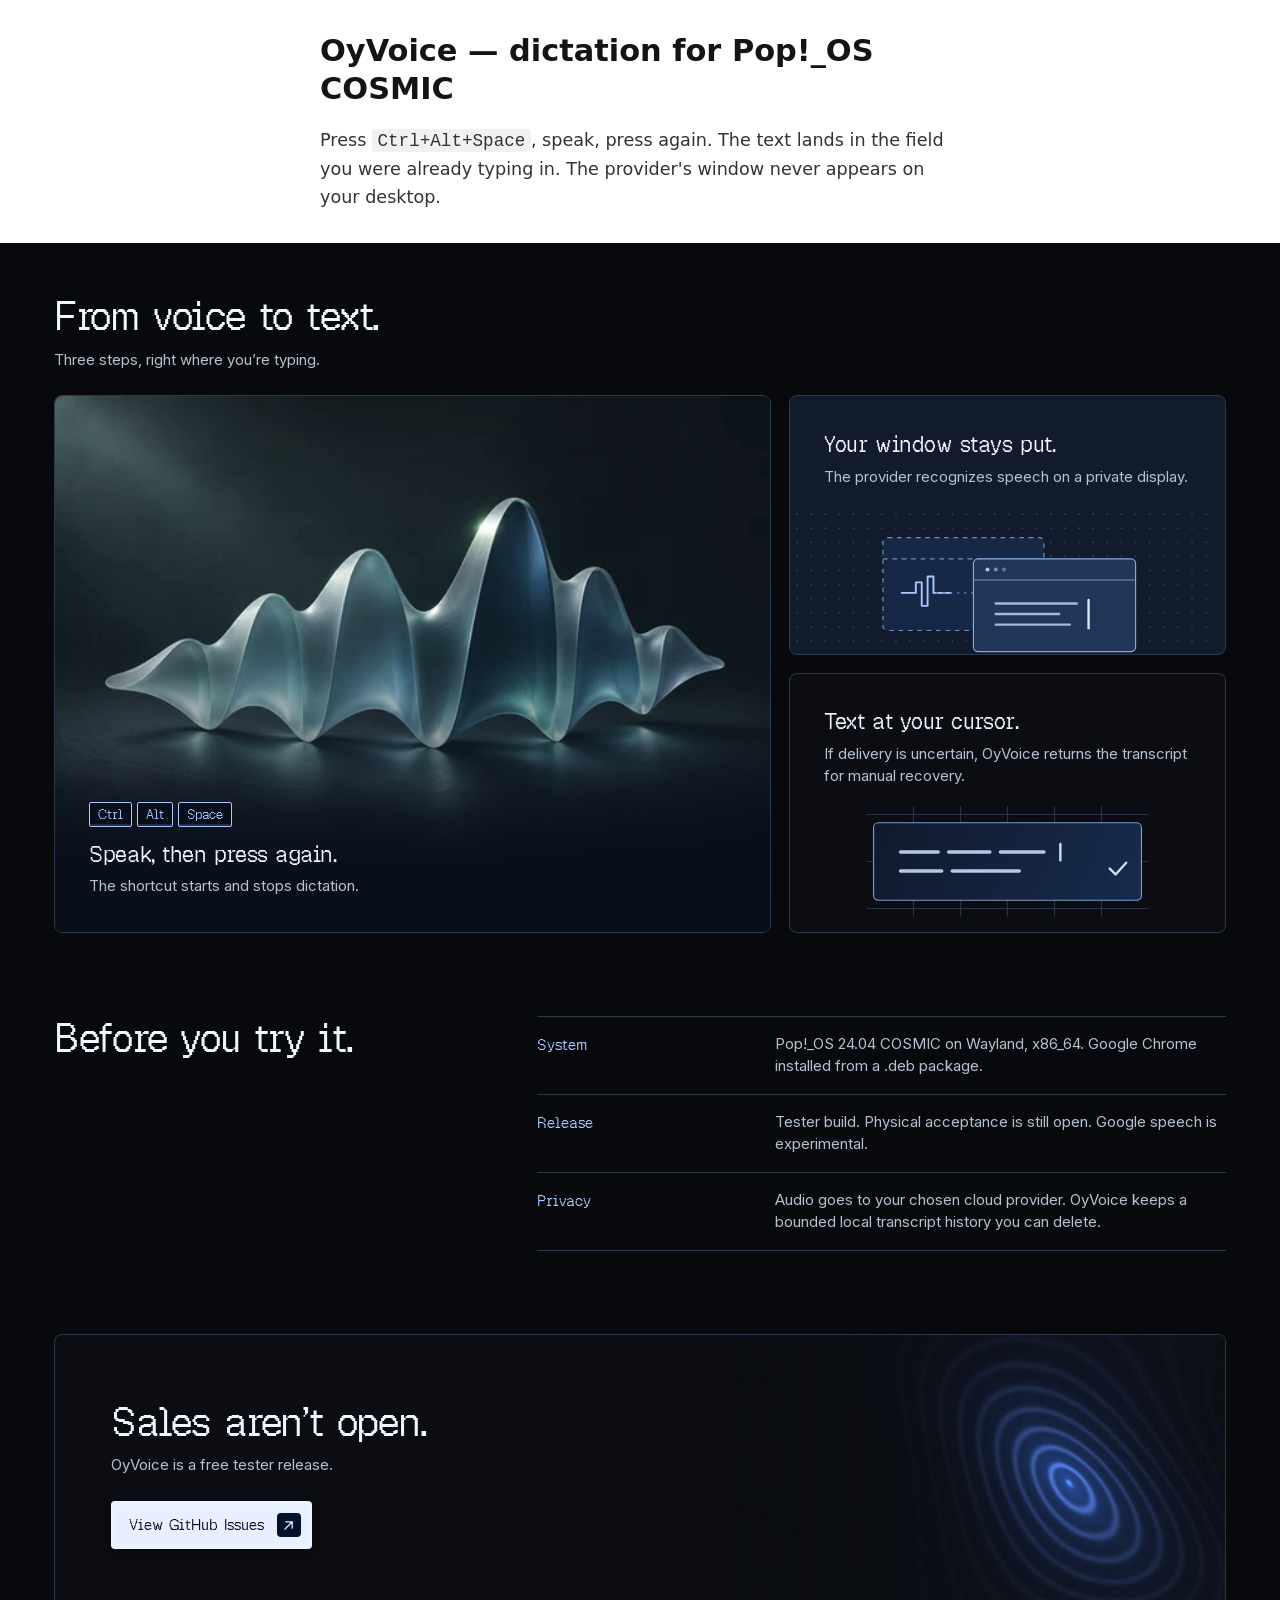
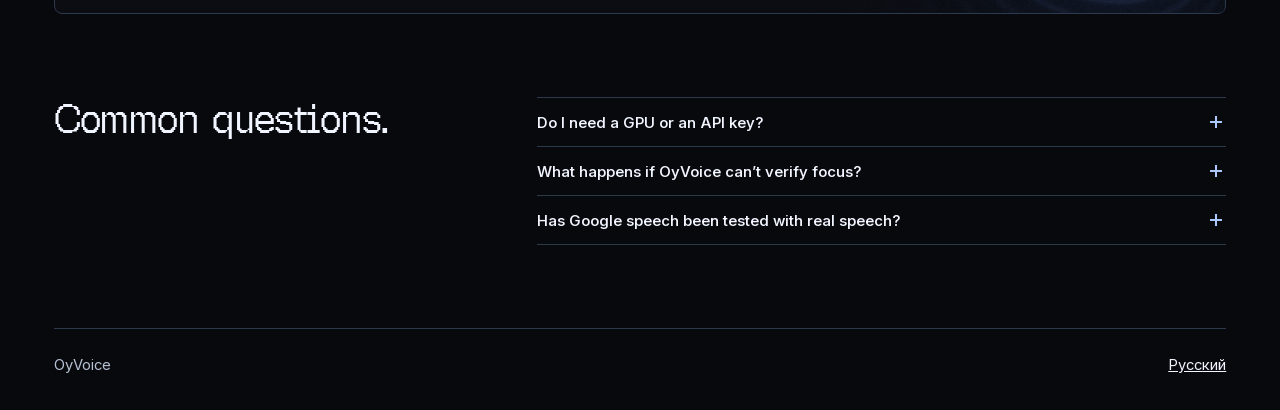
<file: index.html>
<!doctype html>
<html lang="en">
<head>
<meta charset="utf-8">
<meta name="viewport" content="width=device-width, initial-scale=1">
<title>OyVoice — dictation for Pop!_OS COSMIC</title>
<meta name="description" content="Dictation for Pop!_OS 24.04 COSMIC. Use Ctrl+Alt+Space to dictate through your selected cloud provider and return text to the focused field.">
<link rel="alternate" hreflang="ru" href="https://oysana.github.io/oyvoice/ru/">
<link rel="alternate" hreflang="en" href="https://oysana.github.io/oyvoice/">
<meta property="og:title" content="OyVoice — dictation for Pop!_OS COSMIC">
<meta property="og:description" content="Dictation for Pop!_OS 24.04 COSMIC. Use Ctrl+Alt+Space to dictate through your selected cloud provider and return text to the focused field.">
<meta property="og:type" content="website">
<script type="application/ld+json">
{
  "@context": "https://schema.org",
  "@type": "SoftwareApplication",
  "name": "OyVoice",
  "operatingSystem": "Pop!_OS 24.04 COSMIC (Wayland, x86_64)",
  "applicationCategory": "UtilitiesApplication"
}
</script>
<style>
  body{font-family:system-ui,sans-serif;margin:0;line-height:1.6;color:#141414}
  .oy-hero{max-width:640px;margin:2rem auto;padding:0 1.2rem}
  h1{font-size:1.9rem;line-height:1.25;margin-bottom:.4rem}
  .sub{font-size:1.1rem;color:#333}
  code{background:#f1f1f1;padding:.1rem .35rem;border-radius:4px}
</style>
<link rel="stylesheet" href="./assets/storefront.css">
<script type="module" src="./assets/storefront-shader.js"></script>
</head>
<body>
<main>
<header class="oy-hero">
<h1>OyVoice — dictation for Pop!_OS COSMIC</h1>
<p class="sub">Press <code>Ctrl+Alt+Space</code>, speak, press again. The text
lands in the field you were already typing in. The provider's window never
appears on your desktop.</p>
</header>

<div class="oy-story">
  <section data-design-section="bento" aria-labelledby="how-title">
    <header class="oy-section-head">
      <h2 id="how-title" class="oy-title">From voice to text.</h2>
      <p>Three steps, right where you’re typing.</p>
    </header>
    <div class="oy-grid">
      <article class="oy-tile oy-tile--stage">
        <picture class="oy-stage-art" data-design-visual>
          <source media="(max-width: 740px)" srcset="./assets/voice-wave-small.webp">
          <img src="./assets/voice-wave.webp" width="1280" height="853" alt="">
        </picture>
        <div class="oy-tile-copy">
          <span class="oy-keys"><kbd>Ctrl</kbd><kbd>Alt</kbd><kbd>Space</kbd></span>
          <h3>Speak, then press again.</h3>
          <p>The shortcut starts and stops dictation.</p>
        </div>
      </article>
      <article class="oy-tile oy-tile--diagram">
        <div class="oy-tile-copy">
          <h3>Your window stays put.</h3>
          <p>The provider recognizes speech on a private display.</p>
        </div>
        <img class="oy-diagram" data-design-visual src="./assets/private-display.svg" width="360" height="120" alt="">
      </article>
      <article class="oy-tile oy-tile--diagram oy-tile--cursor">
        <div class="oy-tile-copy">
          <h3>Text at your cursor.</h3>
          <p>If delivery is uncertain, OyVoice returns the transcript for manual recovery.</p>
        </div>
        <img class="oy-diagram" data-design-visual src="./assets/cursor.svg" width="360" height="120" alt="">
      </article>
    </div>
  </section>

  <section class="oy-editorial" data-design-section="editorial" aria-labelledby="requirements-title">
    <h2 id="requirements-title" class="oy-title">Before you try it.</h2>
    <dl class="oy-facts">
      <div><dt>System</dt><dd>Pop!_OS 24.04 COSMIC on Wayland, x86_64. Google Chrome installed from a .deb package.</dd></div>
      <div><dt>Release</dt><dd>Tester build. Physical acceptance is still open. Google speech is experimental.</dd></div>
      <div><dt>Privacy</dt><dd>Audio goes to your chosen cloud provider. OyVoice keeps a bounded local transcript history you can delete.</dd></div>
    </dl>
  </section>

  <section class="oy-action" data-design-section="action" aria-labelledby="status-title">
    <div class="oy-action-copy">
      <h2 id="status-title" class="oy-title" data-design-heading>Sales aren’t open.</h2>
      <p>OyVoice is a free tester release.</p>
      <a class="oy-button" data-design-primary href="https://github.com/oysana/oyvoice/issues">
        View GitHub Issues
        <svg aria-hidden="true" viewBox="0 0 20 20" fill="none"><path d="M5 15 14 6M6 6h8v8" stroke="currentColor" stroke-width="1.6" stroke-linecap="round" stroke-linejoin="round"/></svg>
      </a>
    </div>
    <div class="oy-action-art" data-design-visual aria-hidden="true"><canvas width="512" height="256"></canvas></div>
  </section>

  <section class="oy-faq" data-design-section="faq" aria-labelledby="faq-title">
    <h2 id="faq-title" class="oy-title">Common questions.</h2>
    <div class="oy-faq-list">
      <details><summary>Do I need a GPU or an API key?</summary><p>No. The selected cloud provider recognizes the speech. The ChatGPT provider needs sign-in.</p></details>
      <details><summary>What happens if OyVoice can’t verify focus?</summary><p>OyVoice refuses to insert into an unknown field. If delivery is uncertain, it reports it and leaves the transcript for manual recovery.</p></details>
      <details><summary>Has Google speech been tested with real speech?</summary><p>Google speech is experimental. Physical testing of live speech in Russian and English is still open.</p></details>
    </div>
  </section>
  <footer class="oy-footer" role="contentinfo">
    <span>OyVoice</span>
    <a href="./ru/" hreflang="ru" lang="ru" aria-label="View this page in Russian">Русский</a>
  </footer>
</div>
</main>
</body>
</html>
</file>
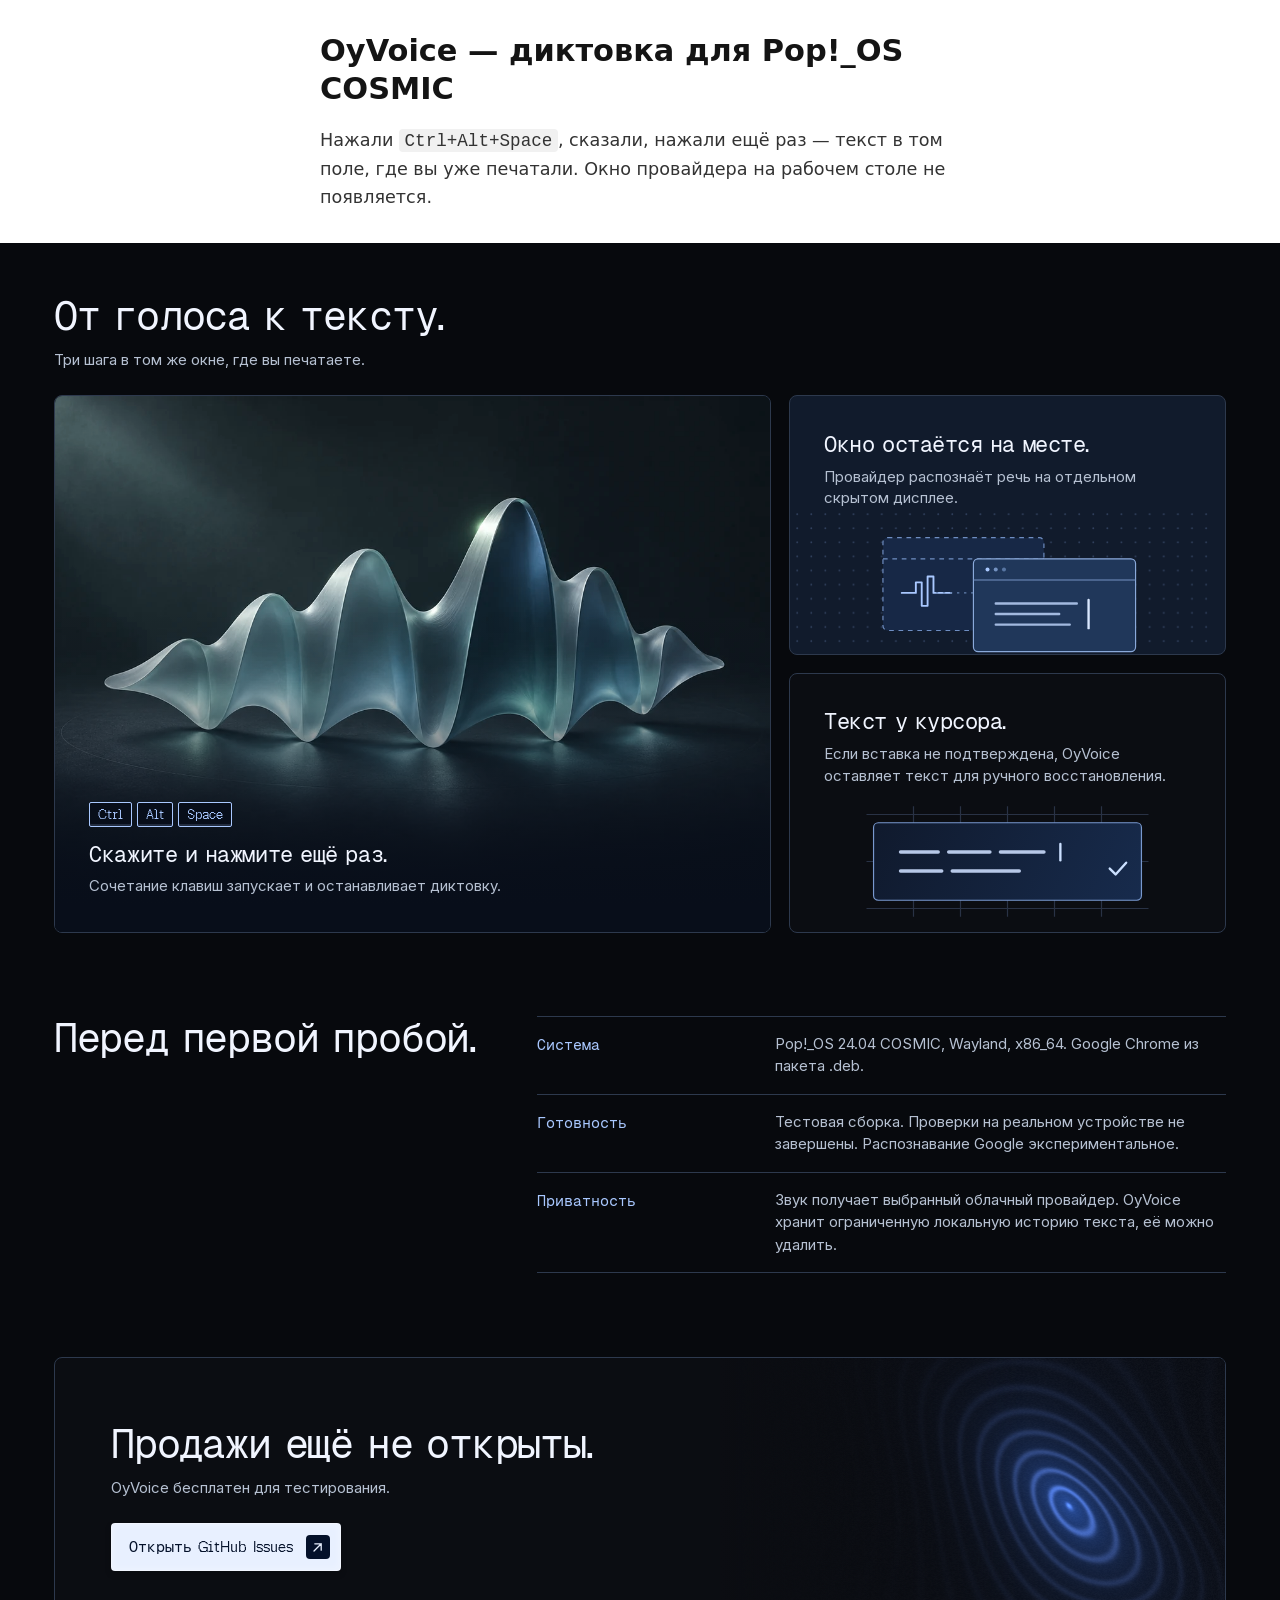
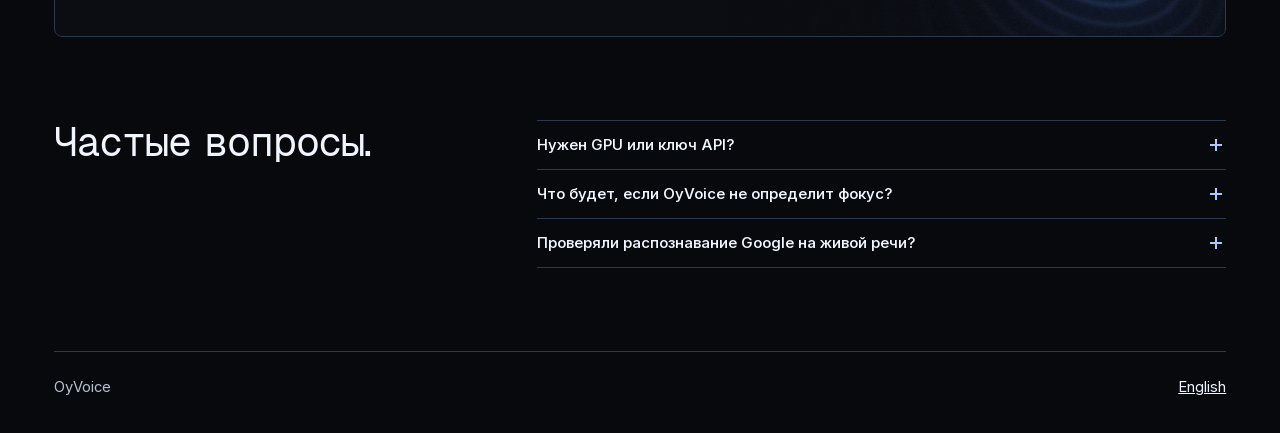
<file: ru/index.html>
<!doctype html>
<html lang="ru">
<head>
<meta charset="utf-8">
<meta name="viewport" content="width=device-width, initial-scale=1">
<title>OyVoice — диктовка для Pop!_OS COSMIC</title>
<meta name="description" content="Диктовка для Pop!_OS 24.04 COSMIC. Ctrl+Alt+Space запускает диктовку через облачного провайдера и возвращает текст в поле ввода.">
<link rel="alternate" hreflang="en" href="https://oysana.github.io/oyvoice/">
<link rel="alternate" hreflang="ru" href="https://oysana.github.io/oyvoice/ru/">
<meta property="og:title" content="OyVoice — диктовка для Pop!_OS COSMIC">
<meta property="og:description" content="Диктовка для Pop!_OS 24.04 COSMIC. Ctrl+Alt+Space запускает диктовку через облачного провайдера и возвращает текст в поле ввода.">
<meta property="og:type" content="website">
<script type="application/ld+json">
{
  "@context": "https://schema.org",
  "@type": "SoftwareApplication",
  "name": "OyVoice",
  "operatingSystem": "Pop!_OS 24.04 COSMIC (Wayland, x86_64)",
  "applicationCategory": "UtilitiesApplication"
}
</script>
<style>
  body{font-family:system-ui,sans-serif;margin:0;line-height:1.6;color:#141414}
  .oy-hero{max-width:640px;margin:2rem auto;padding:0 1.2rem}
  h1{font-size:1.9rem;line-height:1.25;margin-bottom:.4rem}
  .sub{font-size:1.1rem;color:#333}
  code{background:#f1f1f1;padding:.1rem .35rem;border-radius:4px}
</style>
<link rel="stylesheet" href="../assets/storefront.css">
<script type="module" src="../assets/storefront-shader.js"></script>
</head>
<body>
<main>
<header class="oy-hero">
<h1>OyVoice — диктовка для Pop!_OS COSMIC</h1>
<p class="sub">Нажали <code>Ctrl+Alt+Space</code>, сказали, нажали ещё раз —
текст в том поле, где вы уже печатали. Окно провайдера на рабочем столе не
появляется.</p>
</header>

<div class="oy-story">
  <section data-design-section="bento" aria-labelledby="how-title">
    <header class="oy-section-head">
      <h2 id="how-title" class="oy-title">От голоса к тексту.</h2>
      <p>Три шага в том же окне, где вы печатаете.</p>
    </header>
    <div class="oy-grid">
      <article class="oy-tile oy-tile--stage">
        <picture class="oy-stage-art" data-design-visual>
          <source media="(max-width: 740px)" srcset="../assets/voice-wave-small.webp">
          <img src="../assets/voice-wave.webp" width="1280" height="853" alt="">
        </picture>
        <div class="oy-tile-copy">
          <span class="oy-keys"><kbd>Ctrl</kbd><kbd>Alt</kbd><kbd>Space</kbd></span>
          <h3>Скажите и нажмите ещё раз.</h3>
          <p>Сочетание клавиш запускает и останавливает диктовку.</p>
        </div>
      </article>
      <article class="oy-tile oy-tile--diagram">
        <div class="oy-tile-copy">
          <h3>Окно остаётся на месте.</h3>
          <p>Провайдер распознаёт речь на отдельном скрытом дисплее.</p>
        </div>
        <img class="oy-diagram" data-design-visual src="../assets/private-display.svg" width="360" height="120" alt="">
      </article>
      <article class="oy-tile oy-tile--diagram oy-tile--cursor">
        <div class="oy-tile-copy">
          <h3>Текст у курсора.</h3>
          <p>Если вставка не подтверждена, OyVoice оставляет текст для ручного восстановления.</p>
        </div>
        <img class="oy-diagram" data-design-visual src="../assets/cursor.svg" width="360" height="120" alt="">
      </article>
    </div>
  </section>

  <section class="oy-editorial" data-design-section="editorial" aria-labelledby="requirements-title">
    <h2 id="requirements-title" class="oy-title">Перед первой пробой.</h2>
    <dl class="oy-facts">
      <div><dt>Система</dt><dd>Pop!_OS 24.04 COSMIC, Wayland, x86_64. Google Chrome из пакета .deb.</dd></div>
      <div><dt>Готовность</dt><dd>Тестовая сборка. Проверки на реальном устройстве не завершены. Распознавание Google экспериментальное.</dd></div>
      <div><dt>Приватность</dt><dd>Звук получает выбранный облачный провайдер. OyVoice хранит ограниченную локальную историю текста, её можно удалить.</dd></div>
    </dl>
  </section>

  <section class="oy-action" data-design-section="action" aria-labelledby="status-title">
    <div class="oy-action-copy">
      <h2 id="status-title" class="oy-title" data-design-heading>Продажи ещё не открыты.</h2>
      <p>OyVoice бесплатен для тестирования.</p>
      <a class="oy-button" data-design-primary href="https://github.com/oysana/oyvoice/issues">
        Открыть GitHub Issues
        <svg aria-hidden="true" viewBox="0 0 20 20" fill="none"><path d="M5 15 14 6M6 6h8v8" stroke="currentColor" stroke-width="1.6" stroke-linecap="round" stroke-linejoin="round"/></svg>
      </a>
    </div>
    <div class="oy-action-art" data-design-visual aria-hidden="true"><canvas width="512" height="256"></canvas></div>
  </section>

  <section class="oy-faq" data-design-section="faq" aria-labelledby="faq-title">
    <h2 id="faq-title" class="oy-title">Частые вопросы.</h2>
    <div class="oy-faq-list">
      <details><summary>Нужен GPU или ключ API?</summary><p>Нет. Речь распознаёт выбранный облачный провайдер. Для провайдера ChatGPT нужен вход в аккаунт.</p></details>
      <details><summary>Что будет, если OyVoice не определит фокус?</summary><p>OyVoice отклоняет вставку в неизвестное поле. Если вставка не подтверждена, он сообщит об этом и оставит текст для ручного восстановления.</p></details>
      <details><summary>Проверяли распознавание Google на живой речи?</summary><p>Провайдер экспериментальный. Проверки живой русской и английской речи на реальном устройстве ещё впереди.</p></details>
    </div>
  </section>
  <footer class="oy-footer" role="contentinfo">
    <span>OyVoice</span>
    <a href="../" hreflang="en" lang="en" aria-label="Открыть страницу на английском">English</a>
  </footer>
</div>
</main>
</body>
</html>
</file>
<file: assets/storefront.css>
@font-face {
  font-family: "Geist Pixel";
  src: url("fonts/GeistPixel-Square.woff2") format("woff2");
  font-style: normal;
  font-weight: 400;
  font-display: swap;
}

@font-face {
  font-family: "Geist Mono";
  src: url("fonts/GeistMono-Regular.woff2") format("woff2");
  font-style: normal;
  font-weight: 400;
  font-display: swap;
}

@font-face {
  font-family: Inter;
  src: url("fonts/InterVariable-Latin-Cyrillic.woff2") format("woff2");
  font-style: normal;
  font-weight: 100 900;
  font-display: swap;
}

.oy-story {
  --content-max: 1192px;
  --page-gutter: clamp(18px, 4.2vw, 60px);
  --section-space: clamp(58px, 6.5vw, 96px);
  --grid-gap: clamp(12px, 1.35vw, 20px);
  --tile-inset: clamp(20px, 2.7vw, 40px);
  --tile-corner: 8px;
  --caption-gap: 8px;
  --group-gap: 24px;
  --copy-measure: 52ch;
  --font-display: "Geist Pixel", "Geist Mono", ui-monospace, monospace;
  --font-body: Inter, system-ui, sans-serif;
  --canvas: #07090d;
  --ink: #f1f5ff;
  --ink-secondary: #b6c1d2;
  --quiet-surface: #11151d;
  --accent-surface: #111b2c;
  --inverse-surface: #0b0d12;
  --stage-surface: #080e1a;
  --divider: #2d394d;
  --accent-action: #e8f0ff;
  --accent-ink: #04112a;
  --signal: #a9c8ff;
  --focus: var(--signal);
  --action-corner: 4px;
  --action-stroke: rgb(255 255 255 / 40%);
  --action-shadow: 0 3px 6px rgb(0 0 0 / 20%), inset 0 0 6px 2px rgb(255 255 255 / 24%);
  --control-feedback: 180ms;
  --feedback-curve: cubic-bezier(.2, .65, .3, 1);

  padding: clamp(36px, 4vw, 60px) var(--page-gutter) 24px;
  background: var(--canvas);
  color: var(--ink);
  font: 400 .9375rem/1.55 var(--font-body);
}

.oy-story > * {
  max-width: var(--content-max);
  margin-inline: auto;
}

.oy-story *, .oy-story *::before, .oy-story *::after { box-sizing: border-box; }

.oy-story :where(h2, h3, p, figure, ul, dl, dd) { margin: 0; }
.oy-story h2 { margin: 0; }

.oy-story [data-design-section] + [data-design-section] { margin-block-start: var(--section-space); }

.oy-story .oy-section-head { margin-block-end: var(--group-gap); }

.oy-story .oy-section-head p {
  max-width: var(--copy-measure);
  margin-block-start: var(--caption-gap);
  color: var(--ink-secondary);
  font-size: inherit;
}

.oy-story .oy-title {
  font: 400 clamp(1.625rem, 3.1vw, 2.625rem)/1.15 var(--font-display);
  letter-spacing: -.03em;
  text-wrap: balance;
}

.oy-story .oy-grid {
  display: grid;
  grid-template-columns: minmax(0, 1.64fr) minmax(0, 1fr);
  grid-template-rows: 1fr 1fr;
  gap: var(--grid-gap);
}

.oy-story .oy-tile {
  position: relative;
  overflow: hidden;
  border: 1px solid var(--divider);
  border-radius: var(--tile-corner);
  background: var(--quiet-surface);
  color: var(--ink);
}

.oy-story .oy-tile--stage {
  isolation: isolate;
  grid-row: span 2;
  min-height: clamp(440px, 42vw, 565px);
  display: flex;
  align-items: end;
  background: var(--stage-surface);
}

.oy-story .oy-stage-art,
.oy-story .oy-stage-art img {
  position: absolute;
  inset: 0;
  width: 100%;
  height: 100%;
}

.oy-story .oy-stage-art img {
  object-fit: cover;
  object-position: 55% 43%;
  filter: hue-rotate(66deg) saturate(.82);
}

.oy-story .oy-tile--stage::after {
  content: "";
  position: absolute;
  z-index: 0;
  inset: 40% 0 0;
  background: linear-gradient(180deg, transparent, var(--stage-surface) 92%);
  pointer-events: none;
}

.oy-story .oy-tile-copy {
  position: relative;
  z-index: 1;
  padding: var(--tile-inset);
}

.oy-story .oy-tile-copy h3 {
  font: 400 clamp(1.125rem, 1.75vw, 1.5rem)/1.2 var(--font-display);
  letter-spacing: -.02em;
}

.oy-story .oy-tile-copy p {
  margin-block-start: var(--caption-gap);
  color: var(--ink-secondary);
  max-width: var(--copy-measure);
  line-height: 1.45;
}

.oy-story .oy-keys {
  display: inline-flex;
  flex-wrap: wrap;
  gap: 5px;
  margin-block-end: 14px;
}

.oy-story kbd {
  padding: 2px 8px;
  border: 1px solid var(--signal);
  border-radius: 2px;
  background: var(--stage-surface);
  color: var(--signal);
  box-shadow: inset 0 -2px 0 rgb(169 200 255 / 16%);
  font: 400 .82rem/1.45 var(--font-display);
}

.oy-story .oy-tile--diagram {
  display: flex;
  flex-direction: column;
  justify-content: space-between;
  background: var(--accent-surface);
}

.oy-story .oy-tile--cursor {
  background: var(--inverse-surface);
}

.oy-story .oy-tile--diagram .oy-tile-copy { padding-block-end: 0; }

.oy-story .oy-diagram {
  display: block;
  width: 100%;
  height: clamp(104px, 11vw, 154px);
  object-fit: contain;
  object-position: center bottom;
}

.oy-story .oy-editorial {
  display: grid;
  grid-template-columns: minmax(0, .8fr) minmax(0, 1.2fr);
  gap: var(--group-gap);
  align-items: start;
}

.oy-story .oy-facts { border-block-start: 1px solid var(--divider); }
.oy-story .oy-facts > div {
  padding-block: 16px;
  border-block-end: 1px solid var(--divider);
  display: grid;
  grid-template-columns: minmax(0, 1fr) minmax(0, 2fr);
  gap: 12px;
}
.oy-story .oy-facts dt {
  font-family: var(--font-display);
  color: var(--signal);
}
.oy-story .oy-facts dd { color: var(--ink-secondary); line-height: 1.5; }

.oy-story .oy-action {
  display: grid;
  grid-template-columns: minmax(0, 1.32fr) minmax(0, 1fr);
  min-height: 280px;
  border: 1px solid var(--divider);
  border-radius: var(--tile-corner);
  overflow: hidden;
  background: var(--inverse-surface);
  position: relative;
}

.oy-story .oy-action-copy {
  align-self: center;
  z-index: 1;
  padding: clamp(24px, 4.4vw, 64px);
}

.oy-story .oy-action-copy p {
  margin-block: var(--caption-gap) var(--group-gap);
  color: var(--ink-secondary);
}

.oy-story .oy-action-art {
  position: relative;
  overflow: hidden;
  min-height: 155px;
  background:
    radial-gradient(ellipse at 77% 46%, #91b7ff 0%, #365b9f 19%, transparent 54%),
    radial-gradient(ellipse at 76% 80%, #294165, var(--inverse-surface) 71%);
}

.oy-story .oy-action-art::after {
  content: "";
  position: absolute;
  inset: 0;
  background: linear-gradient(90deg, var(--inverse-surface), transparent 60%);
  pointer-events: none;
}

.oy-story .oy-action-art canvas {
  position: absolute;
  inset: 0;
  width: 100%;
  height: 100%;
  visibility: hidden;
}

.oy-story .oy-action-art canvas[data-rendered] { visibility: visible; }

.oy-story .oy-button {
  display: inline-flex;
  min-height: 48px;
  align-items: center;
  justify-content: center;
  padding: 9px 10px 9px 17px;
  gap: 13px;
  border: 1px solid var(--action-stroke);
  border-radius: var(--action-corner);
  background: var(--accent-action);
  color: var(--accent-ink);
  box-shadow: var(--action-shadow);
  text-decoration: none;
  font: 400 .925rem/1.2 var(--font-display);
  transition: filter var(--control-feedback) var(--feedback-curve), transform var(--control-feedback) var(--feedback-curve);
}

.oy-story .oy-button svg {
  flex: 0 0 24px;
  height: 24px;
  border-radius: var(--action-corner);
  padding: 4px;
  color: var(--accent-action);
  background: var(--accent-ink);
}

.oy-story .oy-button:hover { filter: brightness(1.08); transform: translateY(-1px); }
.oy-story .oy-button:active { filter: brightness(.93); transform: translateY(1px); }
.oy-story :where(a, summary):focus-visible { outline: 2px solid var(--focus); outline-offset: 4px; }

.oy-story .oy-faq {
  display: grid;
  grid-template-columns: minmax(0, .8fr) minmax(0, 1.2fr);
  align-items: start;
  gap: var(--group-gap);
}
.oy-story .oy-faq-list { border-block-start: 1px solid var(--divider); }
.oy-story .oy-faq details { border-block-end: 1px solid var(--divider); }
.oy-story .oy-faq summary {
  min-height: 48px;
  padding-block: 12px;
  list-style: none;
  cursor: pointer;
  display: flex;
  gap: 14px;
  align-items: center;
  justify-content: space-between;
  font-weight: 550;
}
.oy-story .oy-faq summary::-webkit-details-marker { display: none; }
.oy-story .oy-faq summary::after {
  content: "";
  width: 12px;
  height: 12px;
  flex: 0 0 12px;
  margin-inline: 4px;
  color: var(--signal);
  background: linear-gradient(currentColor 0 0) center / 12px 2px no-repeat,
    linear-gradient(currentColor 0 0) center / 2px 12px no-repeat;
}
.oy-story .oy-faq details[open] summary::after { background-size: 12px 2px, 0 0; }
.oy-story .oy-faq details p { padding-block: 0 16px; color: var(--ink-secondary); }

.oy-story .oy-footer {
  display: flex;
  justify-content: space-between;
  align-items: center;
  flex-wrap: wrap;
  gap: 8px var(--group-gap);
  margin-block-start: var(--section-space);
  padding-block-start: 14px;
  border-block-start: 1px solid var(--divider);
  color: var(--ink-secondary);
  font-size: .925rem;
}

.oy-story .oy-footer a { display: inline-flex; align-items: center; min-height: 44px; color: var(--ink); }

@media (max-width: 740px) {
  .oy-story .oy-grid,
  .oy-story .oy-editorial,
  .oy-story .oy-action,
  .oy-story .oy-faq { grid-template-columns: minmax(0, 1fr); grid-template-rows: auto; }

  .oy-story .oy-tile--stage { grid-row: auto; min-height: max(340px, 105vw - 74px); }
  .oy-story .oy-stage-art img { object-position: 56% 48%; }
  .oy-story .oy-tile--diagram { min-height: 200px; }
  .oy-story .oy-diagram { max-height: 128px; }
  .oy-story .oy-action-art::after { background: linear-gradient(var(--inverse-surface), transparent 65%); }
}

@media (prefers-reduced-motion: reduce) {
  .oy-story .oy-button { transition: none; transform: none; }
}
</file>
